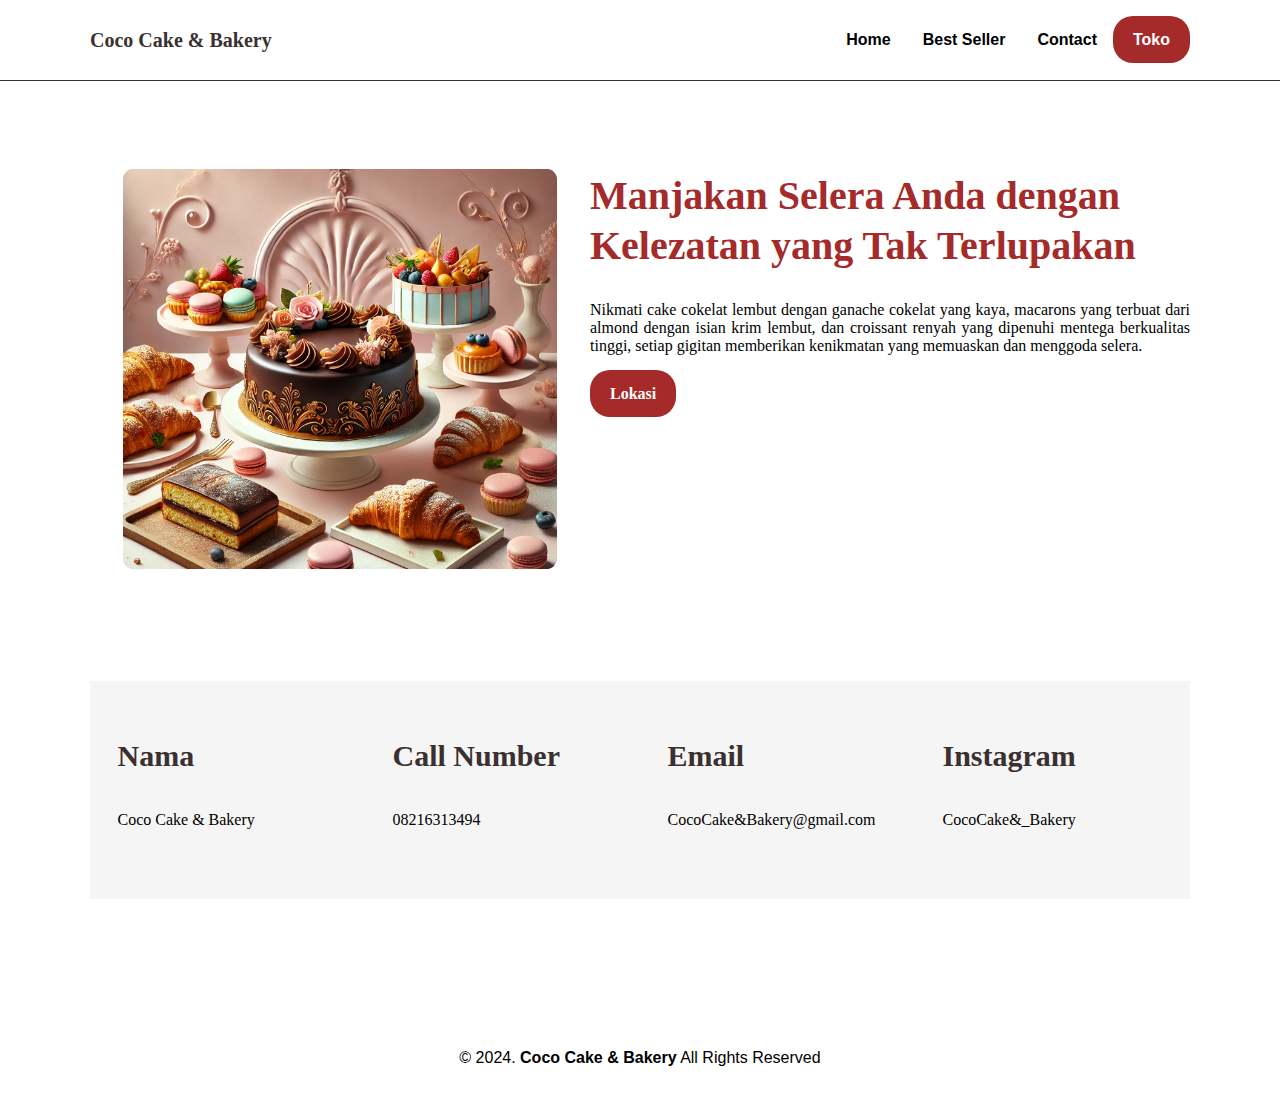
<file: index.html>
<!DOCTYPE html>
<html lang="en">
<head>
    <meta charset="UTF-8">
    <meta name="viewport" content="width=device-width, initial-scale=1.0">
    <title>Coco Cake & Bakery</title>
    <link rel="stylesheet" href="style.css">
</head>
<body>
    <nav>
        <div class="wrapper">
            <div class="logo"><a href="#">Coco Cake & Bakery</a></div>
            <div class="menu">
                <ul>
                    <li><a href="#home">Home</a></li>
                    <li><a href="about.html">Best Seller</a></li>
                    <li><a href="#contact">Contact</a></li>
                    <li><a href="https://www.google.com/search?sca_esv=636238c710bc0fc7&tbm=lcl&sxsrf=ADLYWIJRDz4PiZgrmwWL6XIgiKP5bvUZfQ:1733912952676&q=mako+cake+and+bakery&rflfq=1&num=10&sa=X&ved=2ahUKEwiWjfaMwZ-KAxUyTWwGHQkxEfkQjGp6BAheEAE&cshid=1733912969564526&biw=1280&bih=585&dpr=1.5#rlfi=hd:;si:;mv:[[6.2844162,108.3489826],[-7.656183899999999,94.5687311]];tbs:lrf:!1m4!1u3!2m2!3m1!1e1!1m4!1u2!2m2!2m1!1e1!2m1!1e2!2m1!1e3!3sIAE,lf:1,lf_ui:9" class="tbl-biru" target="_blank">Toko</a></li>
                </ul>
            </div>
        </div>
    </nav>

    <div class="wrapper">
        <section id="home">
            <img src="img/Cake So.png" alt="Sintia Andriani">
            <div class="kolom">
                <p class="deskripsi"></p>
                <h2>Manjakan Selera Anda 
                    dengan Kelezatan yang 
                    Tak Terlupakan</h2>
                <p>Nikmati cake cokelat lembut dengan ganache cokelat yang kaya, 
                    macarons yang terbuat dari almond dengan isian krim lembut, 
                    dan croissant renyah yang dipenuhi mentega berkualitas tinggi, 
                    setiap gigitan memberikan kenikmatan yang memuaskan dan menggoda selera.</p>
                <p><a href="https://www.google.com/maps/dir//Jl.+Pemuda+No.77,+Olo,+Kec.+Padang+Bar.,+Kota+Padang,+Sumatera+Barat/@-0.9507884,100.273213,12z/data=!4m8!4m7!1m0!1m5!1m1!1s0x2fd4b9006ddeae4f:0x8e907fca9d76ff88!2m2!1d100.355615!2d-0.9507894?entry=ttu&g_ep=EgoyMDI0MTIwOC4wIKXMDSoASAFQAw%3D%3D" class="tbl-pink">Lokasi</a></p>
            </div>
        </section>

        <section id="contact">
            <div class="wrapper">
                <div class="footer">
                    <div class="footer-section">
                        <h3>Nama</h3>
                        <p>Coco Cake & Bakery</p>
                    </div>
                    <div class="footer-section">
                        <h3>Call Number</h3>
                        <p>08216313494</p>
                    </div>
                    <div class="footer-section">
                        <h3>Email</h3>
                        <p>CocoCake&Bakery@gmail.com</p>
                    </div>
                    <div class="footer-section">
                        <h3>Instagram</h3>
                        <p>CocoCake&_Bakery</p>
                    </div>
                </div>
            </div>
        </section>

        <div id="copyright">
            <div class="wrapper">
                &copy; 2024. <b>Coco Cake & Bakery</b> All Rights Reserved
            </div>
        </div>
    </div>
</body>
</html>
</file>
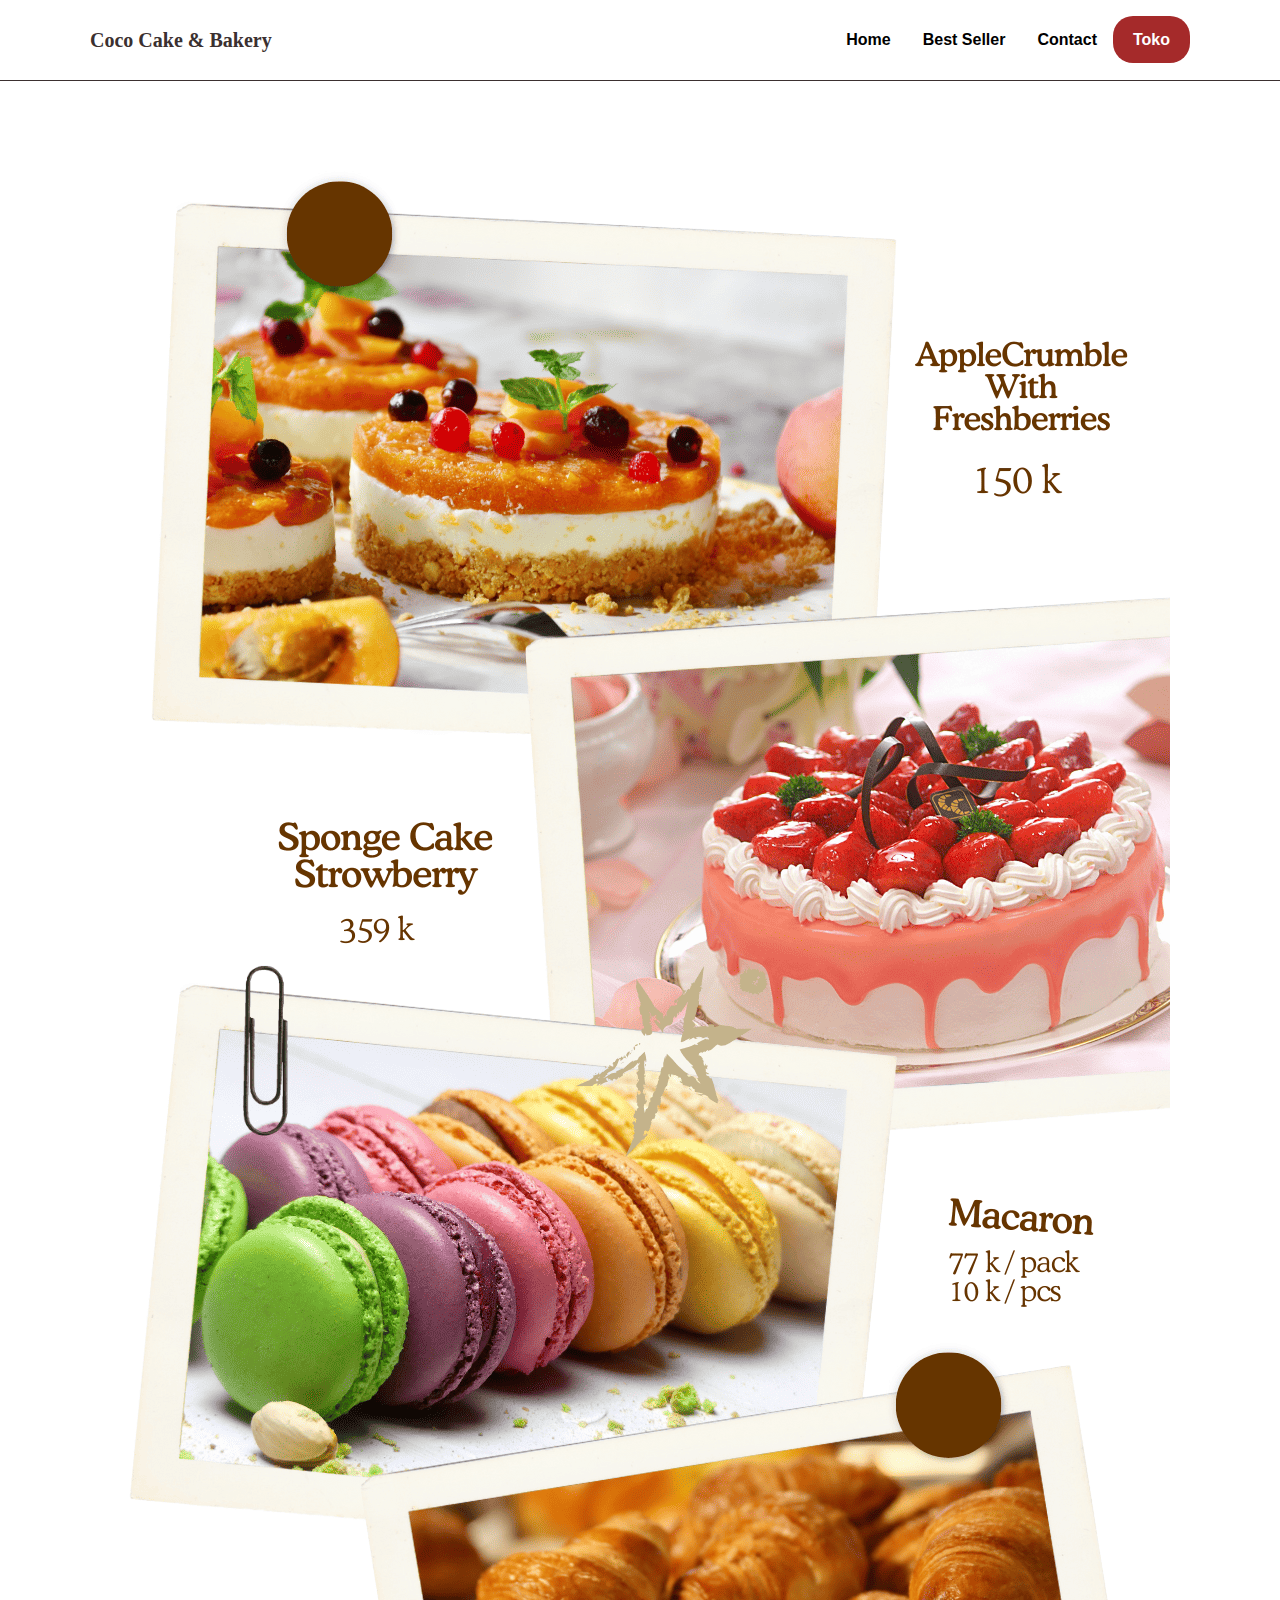
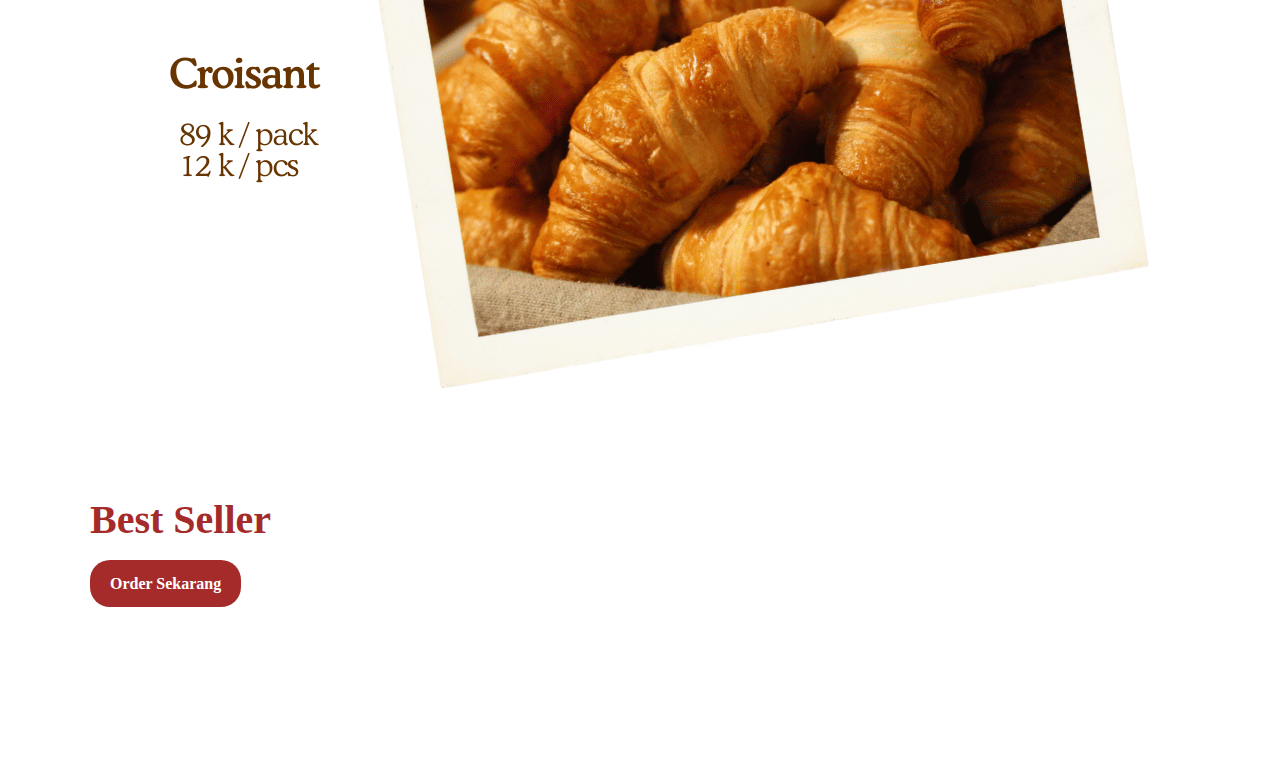
<file: about.html>
<!DOCTYPE html>
<html lang="en">
<head>
    <meta charset="UTF-8">
    <meta name="viewport" content="width=device-width, initial-scale=1.0">
    <title>Best Seller</title>
    <link rel="stylesheet" href="style.css">
</head>
<body>
    <nav>
        <div class="wrapper">
            <div class="logo"><a href="index.html">Coco Cake & Bakery</a></div>
            <div class="menu">
                <ul>
                    <li><a href="index.html#home">Home</a></li>
                    <li><a href="#">Best Seller</a></li>
                    <li><a href="index.html#contact">Contact</a></li>
                    <li><a href="https://www.google.com/search?sca_esv=636238c710bc0fc7&tbm=lcl&sxsrf=ADLYWIJRDz4PiZgrmwWL6XIgiKP5bvUZfQ:1733912952676&q=mako+cake+and+bakery&rflfq=1&num=10&sa=X&ved=2ahUKEwiWjfaMwZ-KAxUyTWwGHQkxEfkQjGp6BAheEAE&cshid=1733912969564526&biw=1280&bih=585&dpr=1.5#rlfi=hd:;si:;mv:[[6.2844162,108.3489826],[-7.656183899999999,94.5687311]];tbs:lrf:!1m4!1u3!2m2!3m1!1e1!1m4!1u2!2m2!2m1!1e1!2m1!1e2!2m1!1e3!3sIAE,lf:1,lf_ui:9" class="tbl-biru" target="_blank">Toko</a></li>
                </ul>
            </div>
        </div>
    </nav>

    <div class="wrapper">
        <section id="Best Seller">
            <div class="kolom">
                <img src="png/gambar about.png" alt="Foto Sintia Andriani">
                <p class="deskripsi"></p>
                <h2>Best Seller</h2>
                <p><a href="https://gofood.link/a/GEWyFQQ" class="tbl-biru">Order Sekarang</a></p>
            </div>
           
        </section>
    </div>
</body>
</html>
</file>
<file: style.css>
* {
    text-decoration: none;
    margin: 0px;
    padding: 0px;
}

header {
    background-color:whitesmoke;
    padding: 20px 0;
    box-shadow: 0px 4px 6px rgba(0, 0, 0, 0.1); /* Bayangan halus */
}

body {
    background-color:white; 
    font-family: 'Arial', sans-serif;
    color:black; 
    margin: 0;
    padding: 0;
}


.wrapper {
    width: 1100px;
    margin: auto;
    position: relative;
}

.logo a {
    font-size: 20px;
    font-weight: 800;
    float: left;
    font-family: Georgia, 'Times New Roman', Times, serif;
    color: #3B3030;
}

.menu {
    float: right;
}

nav {
    width: 100%;
    margin: auto;
    display: flex;
    line-height: 80px;
    position: sticky;
    position: -webkit-sticky;
    top: 0;
    background: #ffffff;
    z-index: 1;
    border-bottom:1px solid #3B3030;
}

nav ul {
    list-style-type: none;
    margin: 0;
    padding: 0;
    overflow: hidden;
}

nav ul li {
    float: left;
}

nav ul li a {
    color: black;
    font-weight: bold;
    text-align: center;
    padding: 0px 16px 0px 16px;
    text-decoration: none;
}

nav ul li a:hover {
    text-decoration: underline;
}

section {
    margin: auto;
    display: flex;
    margin-bottom: 100px;
}
.kolom {
    margin-top: 50px;
    margin-bottom: 50px;
}

.kolom .deskripsi {
    font-size: 20px;
    font-weight: bold;
    font-family: comic sans ms;
    color: #3B3030;
}

h2 {
    font-family: pompiere;
    font-weight: 800;
    font-size: 40px;
    margin-bottom: 20px;
    color: brown;
    width: 100%;
    line-height: 50px;
}

a.tbl-biru {
    background: brown;
    border-radius: 20px;
    margin-top: 20px;
    padding: 15px 20px 15px 20px;
    color: #ffffff;
    cursor: pointer;
    font-weight: bold;
}

a.tbl-biru:hover {
    background: red;
    text-decoration: none;
}

a.tbl-pink {
    background: brown;
    border-radius: 20px;
    margin-top: 20px;
    padding: 15px 20px 15px 20px;
    color: #ffffff;
    cursor: pointer;
    font-weight: bold;
}

a.tbl-pink:hover {
    background:brown;
    text-decoration: none;
}

p {
    margin: 10px 0px 10px 0px;
    padding: 10px 0px 10px 0px;
    font-family: Belleza;
    text-align: justify
}

.tengah {
    text-align: center;
    width: 100%;
}

#contact {
    background:whitesmoke;
    padding: 50px 0px 50px 0px;
}

.footer {
    width: 100%;
    position: relative;
    display: flex;
    flex-wrap: wrap;
    margin: auto;
}

.footer-section {
    width: 20%;
    margin: 0 auto;
}

h3 {
    font-family: 'comic sans ms';
    font-weight: 800;
    font-size: 30px;
    margin-bottom: 20px;
    color: #3B3030;
    width: 100%;
    line-height: 50px;
}

#copyright {
    text-align: center;
    width: 100%;
    padding: 50px 0px 50px 0px;
    margin-top: 50px;
}
</file>
